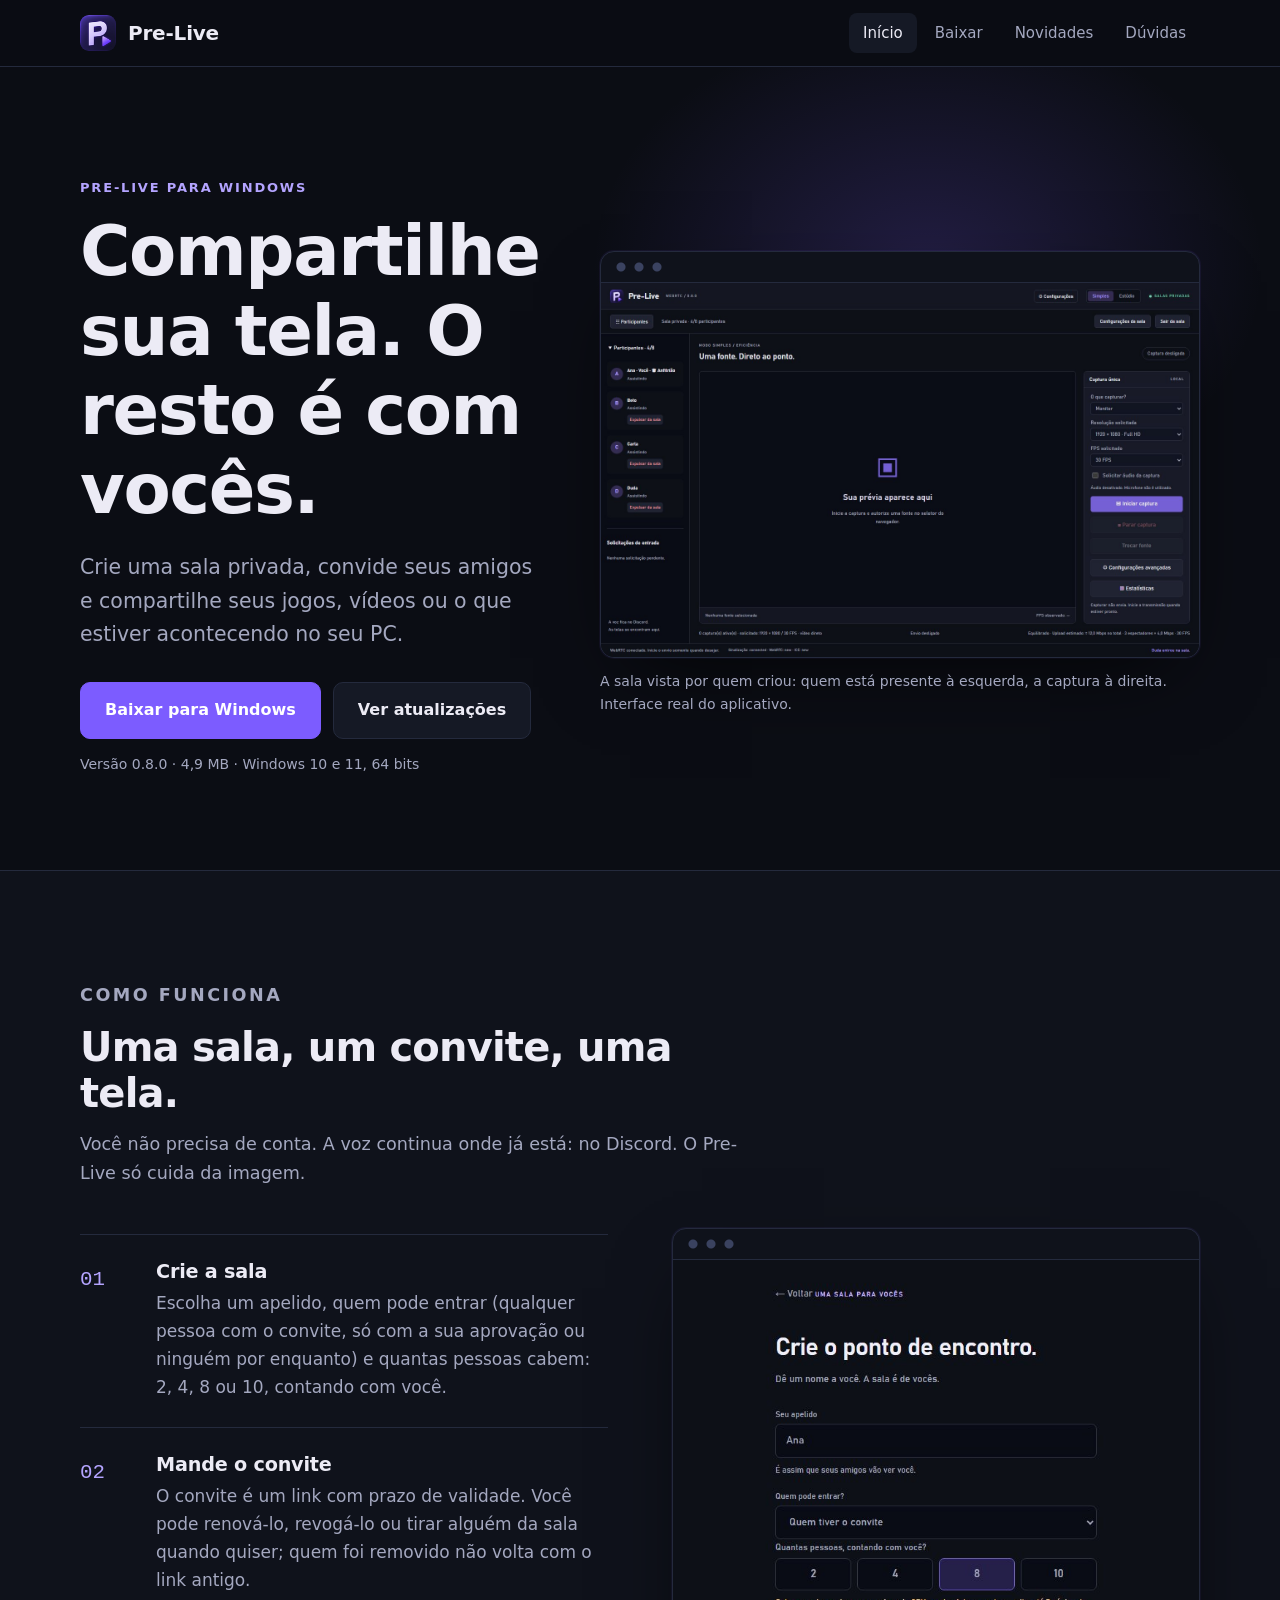
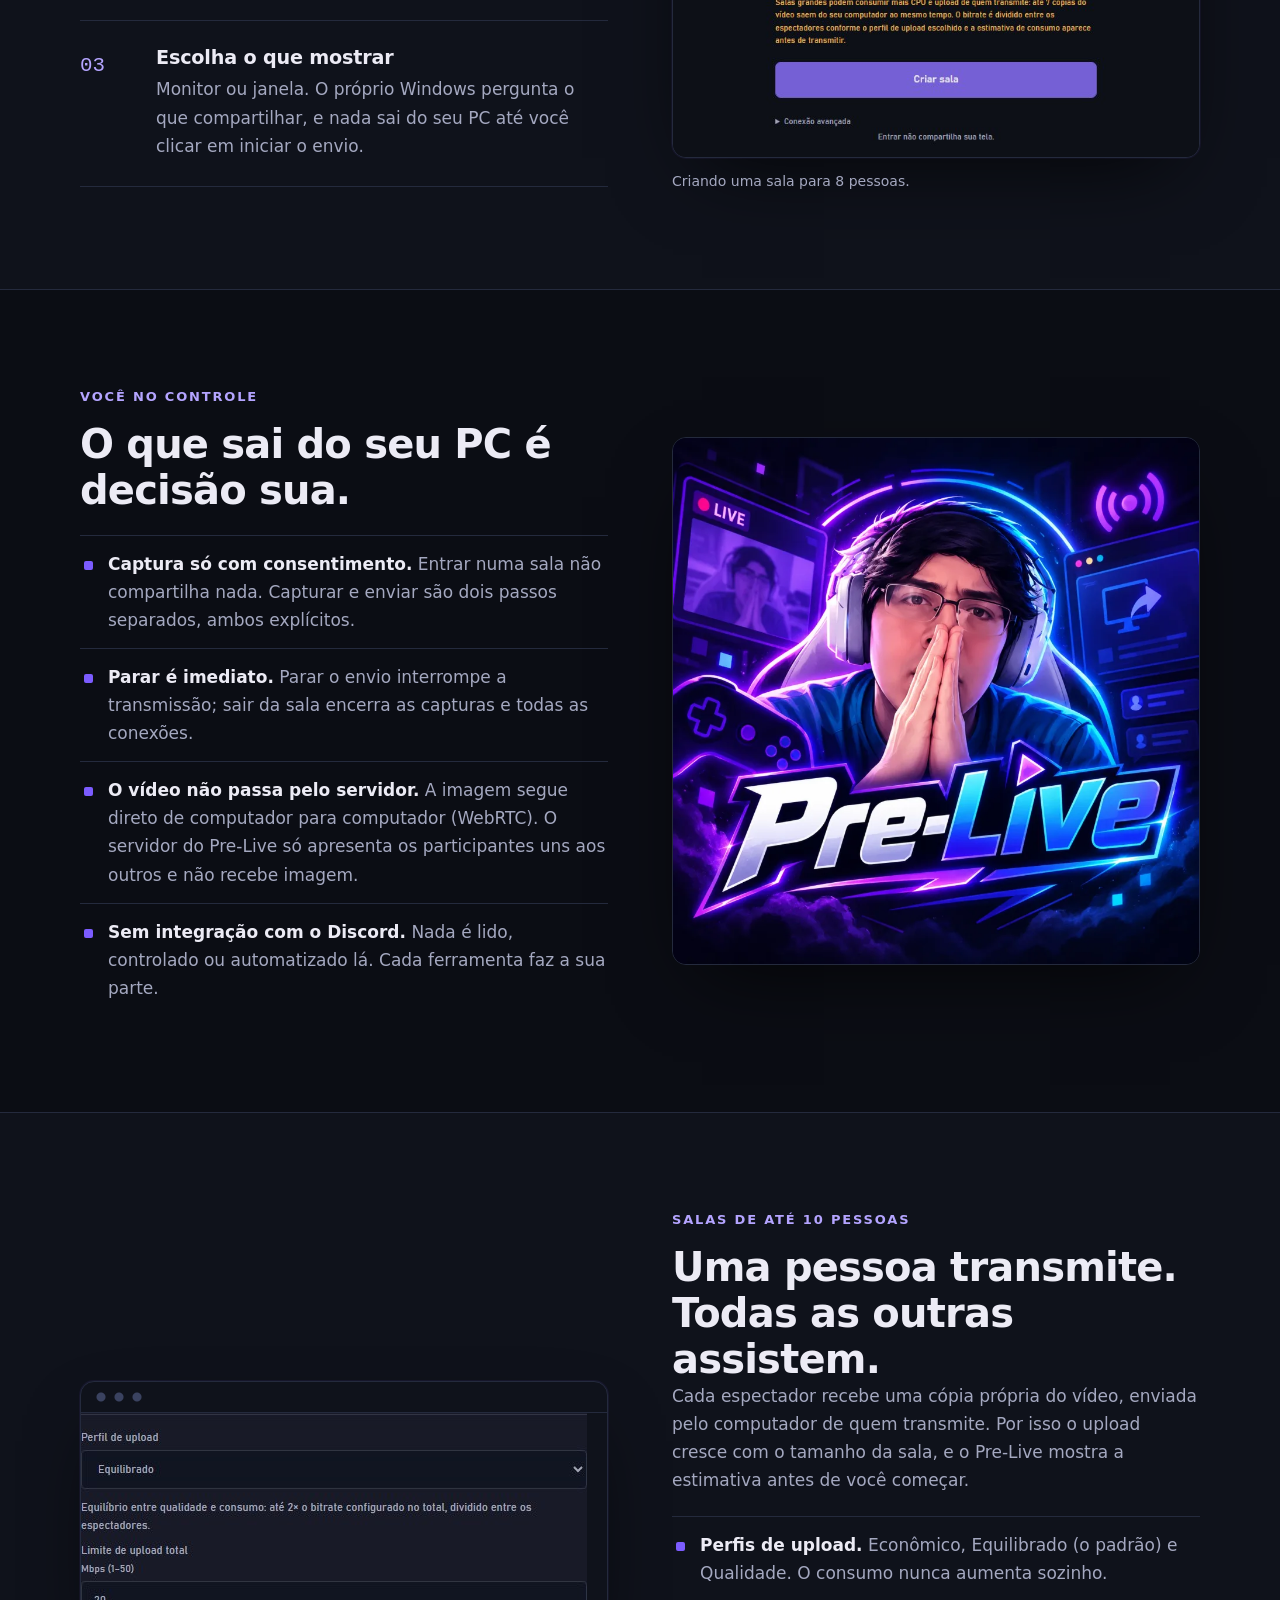
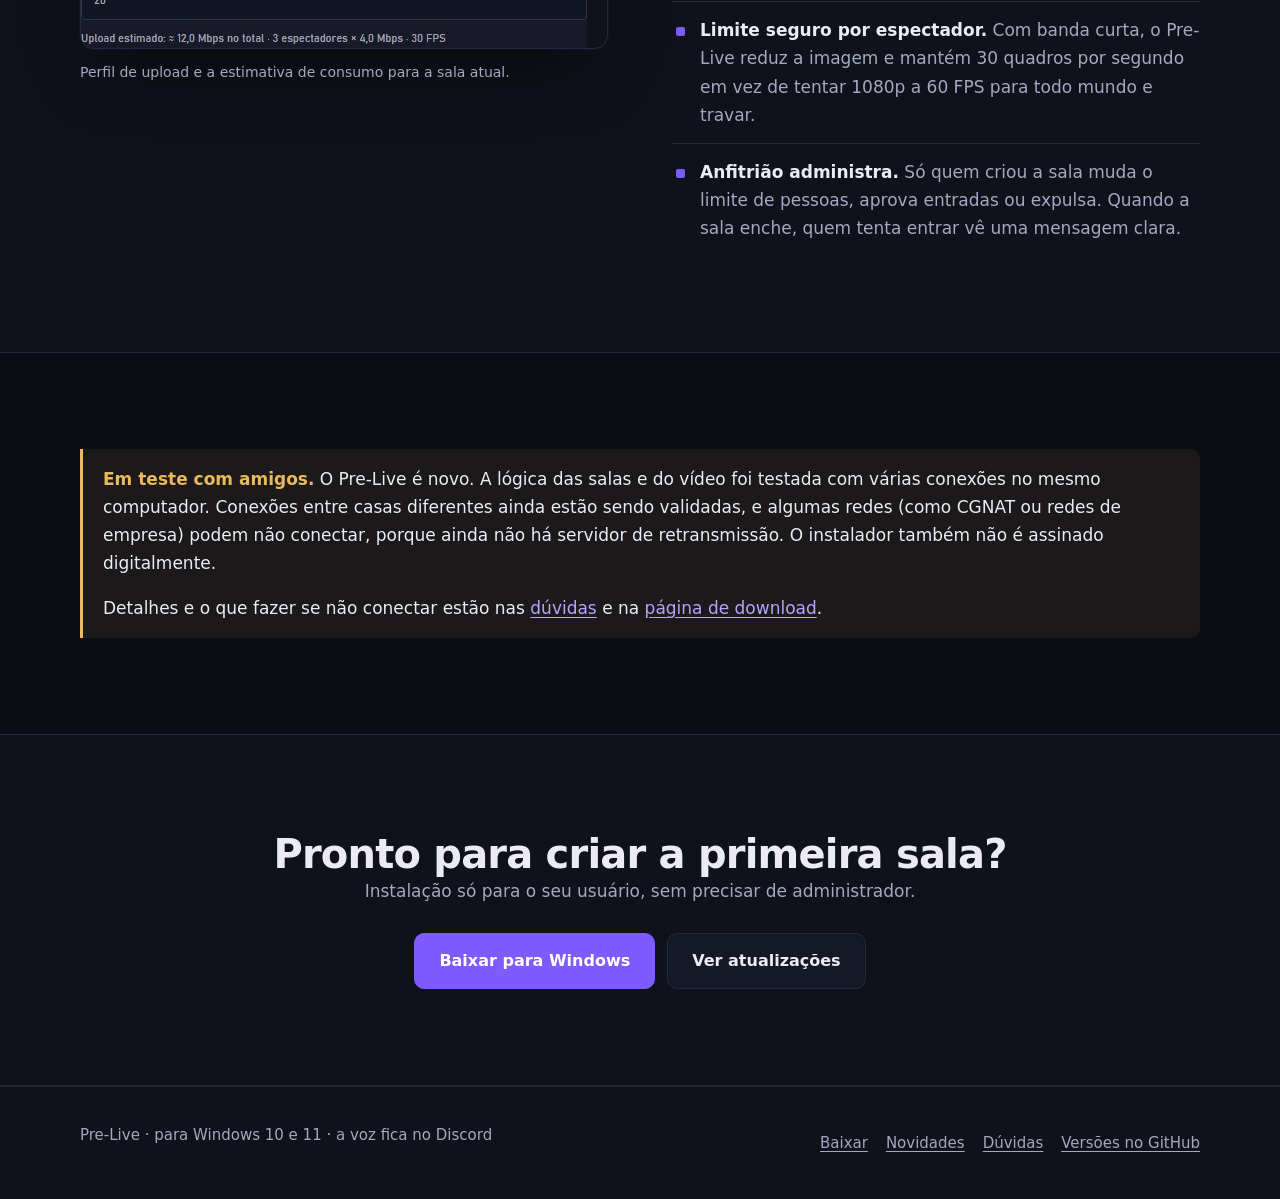
<file: site/index.html>
<!doctype html>
<html lang="pt-BR">
<head>
<meta charset="utf-8">
<meta name="viewport" content="width=device-width,initial-scale=1">
<title>Pre-Live · Compartilhe sua tela com os amigos</title>
<meta name="description" content="Crie uma sala privada, convide seus amigos e compartilhe seus jogos, vídeos ou o que estiver acontecendo no seu PC. Para Windows.">
<meta name="color-scheme" content="dark">
<meta name="theme-color" content="#0b0d14">
<meta property="og:title" content="Pre-Live · Compartilhe sua tela. O resto é com vocês.">
<meta property="og:description" content="Salas privadas para compartilhar a tela do seu PC com até 10 pessoas. A voz continua no Discord.">
<meta property="og:image" content="assets/pre-live-banner.webp">
<link rel="icon" type="image/png" href="assets/pre-live-icon-64.png">
<link rel="stylesheet" href="style.css">
</head>
<body>
<a class="skip" href="#conteudo">Ir para o conteúdo</a>
<header class="top">
  <div class="wrap">
    <a class="brand" href="./"><img src="assets/pre-live-icon-64.png" alt="" width="36" height="36">Pre-Live</a>
    <nav aria-label="Principal">
      <a href="./" aria-current="page">Início</a>
      <a href="baixar.html">Baixar</a>
      <a href="novidades.html">Novidades</a>
      <a href="faq.html">Dúvidas</a>
    </nav>
  </div>
</header>

<main id="conteudo">
  <section class="hero">
    <div class="wrap">
      <div>
        <p class="eyebrow">Pre-Live para Windows</p>
        <h1>Compartilhe sua tela. O resto é com vocês.</h1>
        <p class="lead">Crie uma sala privada, convide seus amigos e compartilhe seus jogos, vídeos ou o que estiver acontecendo no seu PC.</p>
        <div class="cta">
          <a class="button primary" href="baixar.html" data-download>Baixar para Windows</a>
          <a class="button" href="novidades.html">Ver atualizações</a>
        </div>
        <p class="hero-meta" data-release-label role="status">A versão 0.8.0 ainda não foi publicada.</p>
      </div>
      <figure class="reveal">
        <div class="window">
          <img src="assets/screens/sala.jpg" width="1440" height="900" alt="Tela do Pre-Live: lista de participantes da sala à esquerda e, à direita, as opções para escolher o que capturar e iniciar a captura." decoding="async">
        </div>
        <figcaption>A sala vista por quem criou: quem está presente à esquerda, a captura à direita. Interface real do aplicativo.</figcaption>
      </figure>
    </div>
  </section>

  <section class="band" id="como-funciona">
    <div class="wrap">
      <div class="section-head reveal">
        <p class="eyebrow">Como funciona</p>
        <h2>Uma sala, um convite, uma tela.</h2>
        <p>Você não precisa de conta. A voz continua onde já está: no Discord. O Pre-Live só cuida da imagem.</p>
      </div>
      <div class="split">
        <ol class="steps reveal">
          <li><div><h3>Crie a sala</h3><p>Escolha um apelido, quem pode entrar (qualquer pessoa com o convite, só com a sua aprovação ou ninguém por enquanto) e quantas pessoas cabem: 2, 4, 8 ou 10, contando com você.</p></div></li>
          <li><div><h3>Mande o convite</h3><p>O convite é um link com prazo de validade. Você pode renová-lo, revogá-lo ou tirar alguém da sala quando quiser; quem foi removido não volta com o link antigo.</p></div></li>
          <li><div><h3>Escolha o que mostrar</h3><p>Monitor ou janela. O próprio Windows pergunta o que compartilhar, e nada sai do seu PC até você clicar em iniciar o envio.</p></div></li>
        </ol>
        <figure class="reveal">
          <div class="window"><img src="assets/screens/criar-sala.jpg" width="720" height="680" loading="lazy" decoding="async" alt="Tela de criação de sala do Pre-Live com apelido, quem pode entrar e o seletor de capacidade com as opções 2, 4, 8 e 10 pessoas."></div>
          <figcaption>Criando uma sala para 8 pessoas.</figcaption>
        </figure>
      </div>
    </div>
  </section>

  <section id="controle">
    <div class="wrap split">
      <div class="reveal">
        <p class="eyebrow">Você no controle</p>
        <h2>O que sai do seu PC é decisão sua.</h2>
        <ul class="facts">
          <li><strong>Captura só com consentimento.</strong> Entrar numa sala não compartilha nada. Capturar e enviar são dois passos separados, ambos explícitos.</li>
          <li><strong>Parar é imediato.</strong> Parar o envio interrompe a transmissão; sair da sala encerra as capturas e todas as conexões.</li>
          <li><strong>O vídeo não passa pelo servidor.</strong> A imagem segue direto de computador para computador (WebRTC). O servidor do Pre-Live só apresenta os participantes uns aos outros e não recebe imagem.</li>
          <li><strong>Sem integração com o Discord.</strong> Nada é lido, controlado ou automatizado lá. Cada ferramenta faz a sua parte.</li>
        </ul>
      </div>
      <figure class="reveal">
        <div class="art"><img src="assets/pre-live-banner.webp" width="900" height="900" loading="lazy" decoding="async" alt="Arte do Pre-Live: pessoa com fones de ouvido e o logotipo em roxo e azul."></div>
      </figure>
    </div>
  </section>

  <section class="band" id="salas">
    <div class="wrap split reverse">
      <div class="reveal">
        <p class="eyebrow">Salas de até 10 pessoas</p>
        <h2>Uma pessoa transmite. Todas as outras assistem.</h2>
        <p class="muted">Cada espectador recebe uma cópia própria do vídeo, enviada pelo computador de quem transmite. Por isso o upload cresce com o tamanho da sala, e o Pre-Live mostra a estimativa antes de você começar.</p>
        <ul class="facts">
          <li><strong>Perfis de upload.</strong> Econômico, Equilibrado (o padrão) e Qualidade. O consumo nunca aumenta sozinho.</li>
          <li><strong>Limite seguro por espectador.</strong> Com banda curta, o Pre-Live reduz a imagem e mantém 30 quadros por segundo em vez de tentar 1080p a 60 FPS para todo mundo e travar.</li>
          <li><strong>Anfitrião administra.</strong> Só quem criou a sala muda o limite de pessoas, aprova entradas ou expulsa. Quando a sala enche, quem tenta entrar vê uma mensagem clara.</li>
        </ul>
      </div>
      <figure class="reveal">
        <div class="window"><img src="assets/screens/perfil-upload.jpg" width="506" height="236" loading="lazy" decoding="async" alt="Configurações do Pre-Live com o perfil de upload Equilibrado, limite de upload total de 20 megabits por segundo e a estimativa de 12 megabits por segundo para 3 espectadores."></div>
        <figcaption>Perfil de upload e a estimativa de consumo para a sala atual.</figcaption>
      </figure>
    </div>
  </section>

  <section id="honestidade">
    <div class="wrap">
      <div class="note reveal">
        <p><strong>Em teste com amigos.</strong> O Pre-Live é novo. A lógica das salas e do vídeo foi testada com várias conexões no mesmo computador. Conexões entre casas diferentes ainda estão sendo validadas, e algumas redes (como CGNAT ou redes de empresa) podem não conectar, porque ainda não há servidor de retransmissão. O instalador também não é assinado digitalmente.</p>
        <p style="margin:0">Detalhes e o que fazer se não conectar estão nas <a href="faq.html">dúvidas</a> e na <a href="baixar.html#seguranca">página de download</a>.</p>
      </div>
    </div>
  </section>

  <section class="band final">
    <div class="wrap reveal">
      <h2>Pronto para criar a primeira sala?</h2>
      <p class="muted">Instalação só para o seu usuário, sem precisar de administrador.</p>
      <div class="cta">
        <a class="button primary" href="baixar.html" data-download>Baixar para Windows</a>
        <a class="button" href="novidades.html">Ver atualizações</a>
      </div>
    </div>
  </section>
</main>

<footer>
  <div class="wrap">
    <p>Pre-Live · para Windows 10 e 11 · a voz fica no Discord</p>
    <nav aria-label="Rodapé"><a href="baixar.html">Baixar</a><a href="novidades.html">Novidades</a><a href="faq.html">Dúvidas</a><a data-release-page>Versões no GitHub</a></nav>
  </div>
</footer>
<script src="site.js"></script>
</body>
</html>
</file>
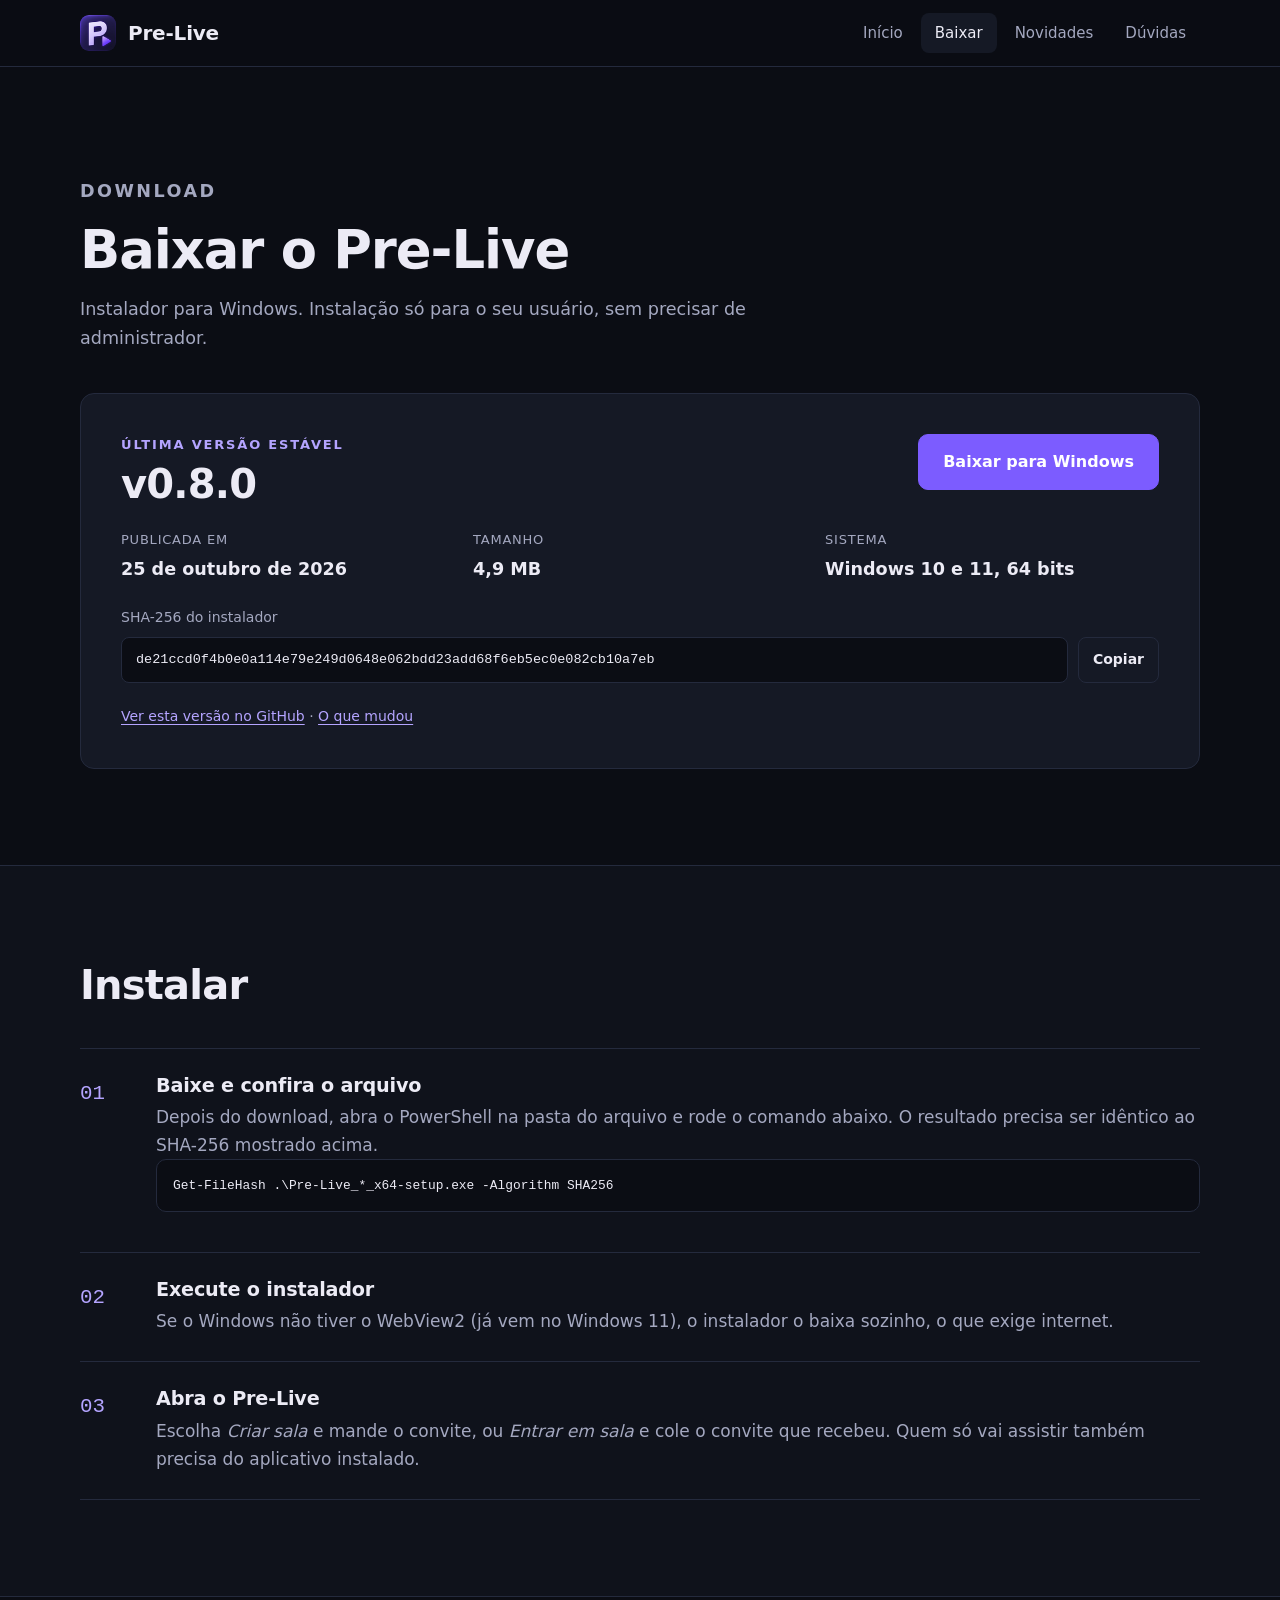
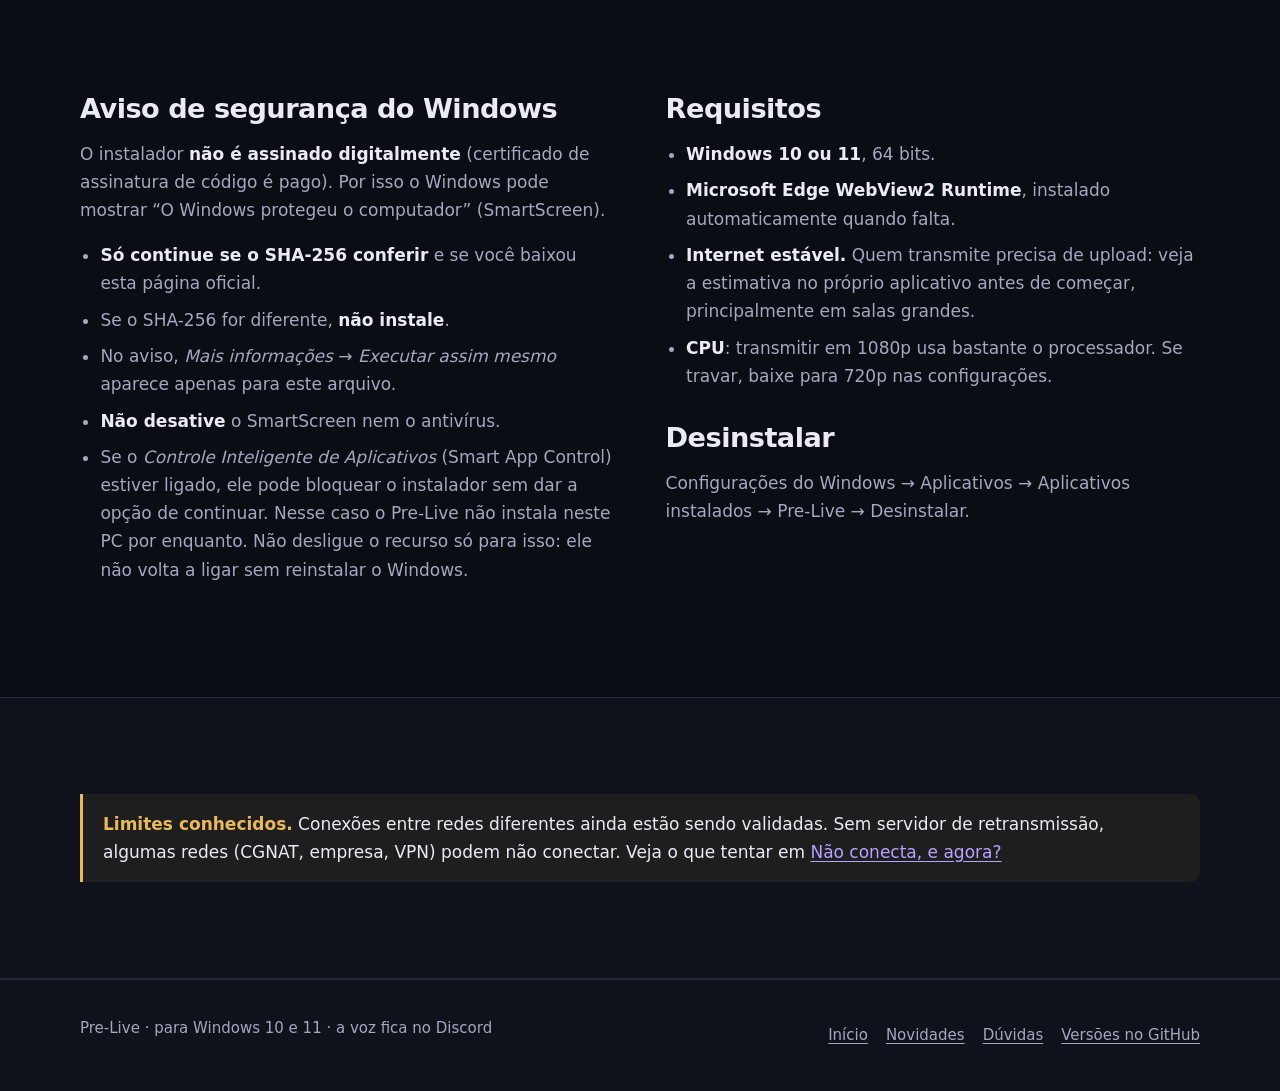
<file: site/baixar.html>
<!doctype html>
<html lang="pt-BR">
<head>
<meta charset="utf-8">
<meta name="viewport" content="width=device-width,initial-scale=1">
<title>Baixar o Pre-Live para Windows</title>
<meta name="description" content="Baixe o instalador do Pre-Live para Windows 10 e 11, confira o SHA-256 e veja os requisitos.">
<meta name="color-scheme" content="dark">
<meta name="theme-color" content="#0b0d14">
<link rel="icon" type="image/png" href="assets/pre-live-icon-64.png">
<link rel="stylesheet" href="style.css">
</head>
<body>
<a class="skip" href="#conteudo">Ir para o conteúdo</a>
<header class="top">
  <div class="wrap">
    <a class="brand" href="./"><img src="assets/pre-live-icon-64.png" alt="" width="36" height="36">Pre-Live</a>
    <nav aria-label="Principal">
      <a href="./">Início</a>
      <a href="baixar.html" aria-current="page">Baixar</a>
      <a href="novidades.html">Novidades</a>
      <a href="faq.html">Dúvidas</a>
    </nav>
  </div>
</header>

<main id="conteudo">
  <section>
    <div class="wrap">
      <div class="section-head">
        <p class="eyebrow">Download</p>
        <h1 style="font-size:clamp(2.1rem,4.6vw,3.3rem)">Baixar o Pre-Live</h1>
        <p>Instalador para Windows. Instalação só para o seu usuário, sem precisar de administrador.</p>
      </div>

      <div class="release" id="release" aria-live="polite">
        <div class="release-head">
          <div>
            <p class="eyebrow" style="margin-bottom:6px">Última versão estável</p>
            <h2 id="release-version">Ainda não publicada</h2>
          </div>
          <a id="download" class="button primary" href="#" data-download data-strict>Baixar para Windows</a>
        </div>
        <dl>
          <div><dt>Publicada em</dt><dd id="release-date">—</dd></div>
          <div><dt>Tamanho</dt><dd id="release-size">—</dd></div>
          <div><dt>Sistema</dt><dd>Windows 10 e 11, 64 bits</dd></div>
        </dl>
        <div>
          <p class="small muted" style="margin-bottom:8px">SHA-256 do instalador</p>
          <div class="hash">
            <code id="sha">Publicado junto com a versão.</code>
            <button id="copy-sha" class="button small" type="button" disabled>Copiar</button>
          </div>
        </div>
        <p class="small muted" style="margin:0"><a data-release-page>Ver esta versão no GitHub</a> · <a href="novidades.html">O que mudou</a></p>
      </div>
    </div>
  </section>

  <section class="band" id="instalar">
    <div class="wrap">
      <div class="section-head"><h2>Instalar</h2></div>
      <ol class="steps">
        <li><div><h3>Baixe e confira o arquivo</h3><p>Depois do download, abra o PowerShell na pasta do arquivo e rode o comando abaixo. O resultado precisa ser idêntico ao SHA-256 mostrado acima.</p><pre><code>Get-FileHash .\Pre-Live_*_x64-setup.exe -Algorithm SHA256</code></pre></div></li>
        <li><div><h3>Execute o instalador</h3><p>Se o Windows não tiver o WebView2 (já vem no Windows 11), o instalador o baixa sozinho, o que exige internet.</p></div></li>
        <li><div><h3>Abra o Pre-Live</h3><p>Escolha <em>Criar sala</em> e mande o convite, ou <em>Entrar em sala</em> e cole o convite que recebeu. Quem só vai assistir também precisa do aplicativo instalado.</p></div></li>
      </ol>
    </div>
  </section>

  <section id="seguranca">
    <div class="wrap cols">
      <div>
        <h2 style="font-size:1.7rem;margin-bottom:16px">Aviso de segurança do Windows</h2>
        <p class="muted">O instalador <strong style="color:var(--text)">não é assinado digitalmente</strong> (certificado de assinatura de código é pago). Por isso o Windows pode mostrar “O Windows protegeu o computador” (SmartScreen).</p>
        <ul class="list">
          <li><strong>Só continue se o SHA-256 conferir</strong> e se você baixou esta página oficial.</li>
          <li>Se o SHA-256 for diferente, <strong>não instale</strong>.</li>
          <li>No aviso, <em>Mais informações</em> → <em>Executar assim mesmo</em> aparece apenas para este arquivo.</li>
          <li><strong>Não desative</strong> o SmartScreen nem o antivírus.</li>
          <li>Se o <em>Controle Inteligente de Aplicativos</em> (Smart App Control) estiver ligado, ele pode bloquear o instalador sem dar a opção de continuar. Nesse caso o Pre-Live não instala neste PC por enquanto. Não desligue o recurso só para isso: ele não volta a ligar sem reinstalar o Windows.</li>
        </ul>
      </div>
      <div>
        <h2 style="font-size:1.7rem;margin-bottom:16px">Requisitos</h2>
        <ul class="list">
          <li><strong>Windows 10 ou 11</strong>, 64 bits.</li>
          <li><strong>Microsoft Edge WebView2 Runtime</strong>, instalado automaticamente quando falta.</li>
          <li><strong>Internet estável.</strong> Quem transmite precisa de upload: veja a estimativa no próprio aplicativo antes de começar, principalmente em salas grandes.</li>
          <li><strong>CPU</strong>: transmitir em 1080p usa bastante o processador. Se travar, baixe para 720p nas configurações.</li>
        </ul>
        <h2 style="font-size:1.7rem;margin:32px 0 16px">Desinstalar</h2>
        <p class="muted">Configurações do Windows → Aplicativos → Aplicativos instalados → Pre-Live → Desinstalar.</p>
      </div>
    </div>
  </section>

  <section class="band">
    <div class="wrap">
      <div class="note">
        <p style="margin:0"><strong>Limites conhecidos.</strong> Conexões entre redes diferentes ainda estão sendo validadas. Sem servidor de retransmissão, algumas redes (CGNAT, empresa, VPN) podem não conectar. Veja o que tentar em <a href="faq.html#nao-conecta">Não conecta, e agora?</a></p>
      </div>
    </div>
  </section>
</main>

<footer>
  <div class="wrap">
    <p>Pre-Live · para Windows 10 e 11 · a voz fica no Discord</p>
    <nav aria-label="Rodapé"><a href="./">Início</a><a href="novidades.html">Novidades</a><a href="faq.html">Dúvidas</a><a data-release-page>Versões no GitHub</a></nav>
  </div>
</footer>
<noscript><p class="wrap small muted" style="padding:16px 0">Ative o JavaScript para ver o link de download e o SHA-256 desta versão.</p></noscript>
<script src="site.js"></script>
</body>
</html>
</file>
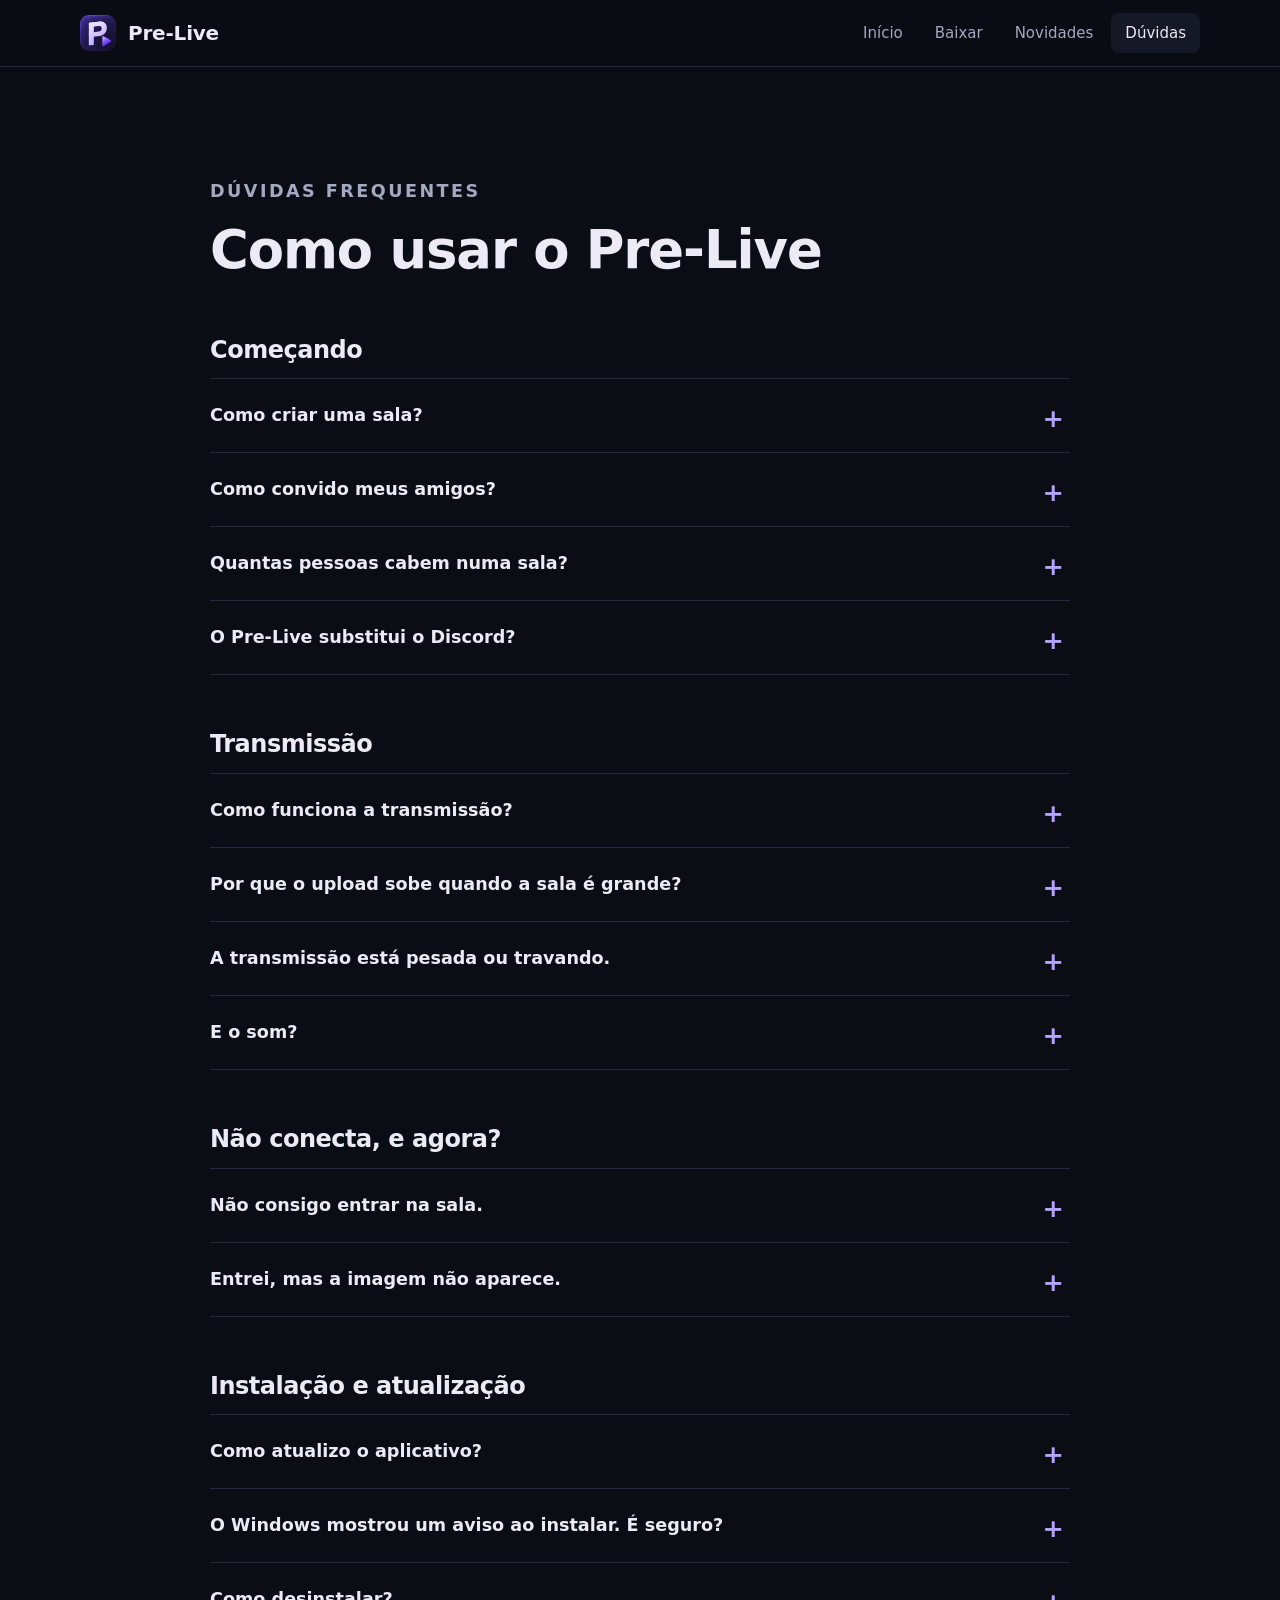
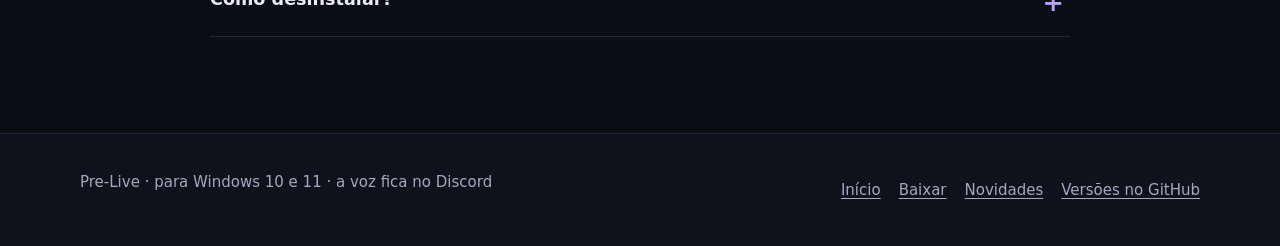
<file: site/faq.html>
<!doctype html>
<html lang="pt-BR">
<head>
<meta charset="utf-8">
<meta name="viewport" content="width=device-width,initial-scale=1">
<title>Dúvidas frequentes · Pre-Live</title>
<meta name="description" content="Como criar uma sala, convidar amigos, como a transmissão funciona, o que fazer quando não conecta e como atualizar o Pre-Live.">
<meta name="color-scheme" content="dark">
<meta name="theme-color" content="#0b0d14">
<link rel="icon" type="image/png" href="assets/pre-live-icon-64.png">
<link rel="stylesheet" href="style.css">
</head>
<body>
<a class="skip" href="#conteudo">Ir para o conteúdo</a>
<header class="top">
  <div class="wrap">
    <a class="brand" href="./"><img src="assets/pre-live-icon-64.png" alt="" width="36" height="36">Pre-Live</a>
    <nav aria-label="Principal">
      <a href="./">Início</a>
      <a href="baixar.html">Baixar</a>
      <a href="novidades.html">Novidades</a>
      <a href="faq.html" aria-current="page">Dúvidas</a>
    </nav>
  </div>
</header>

<main id="conteudo">
  <section>
    <div class="wrap" style="max-width:860px">
      <div class="section-head">
        <p class="eyebrow">Dúvidas frequentes</p>
        <h1 style="font-size:clamp(2.1rem,4.6vw,3.3rem)">Como usar o Pre-Live</h1>
      </div>

      <div class="faq-group">
        <h2>Começando</h2>
        <details id="criar-sala"><summary>Como criar uma sala?</summary>
          <ol>
            <li>Abra o Pre-Live e escolha <em>Criar sala</em>.</li>
            <li>Digite o apelido que seus amigos vão ver.</li>
            <li>Escolha quem pode entrar: quem tiver o convite, só com a sua aprovação, ou ninguém por enquanto.</li>
            <li>Escolha quantas pessoas cabem na sala, contando com você: 2, 4, 8 ou 10. O padrão é 4. Você pode mudar depois em <em>Configurações da sala</em>.</li>
            <li>Clique em <em>Criar sala</em>.</li>
          </ol>
        </details>
        <details id="convidar"><summary>Como convido meus amigos?</summary>
          <p>Em <em>Configurações da sala</em> você encontra o convite atual. Copie e mande pelo Discord ou por onde preferir. Quem recebeu abre o Pre-Live, escolhe <em>Entrar em sala</em> e cola o convite.</p>
          <p>O convite tem prazo. Você pode renová-lo (o anterior deixa de valer) ou revogá-lo. Se alguém for expulso, todos os convites anteriores são invalidados.</p>
        </details>
        <details><summary>Quantas pessoas cabem numa sala?</summary>
          <p>Até 10, contando com você. Uma pessoa transmite e as outras assistem. Na sala de 2, os dois podem transmitir ao mesmo tempo. Quando a sala enche, quem tenta entrar vê um aviso, e você pode aumentar o limite nas configurações.</p>
        </details>
        <details><summary>O Pre-Live substitui o Discord?</summary>
          <p>Não. O Pre-Live só compartilha imagem. A conversa por voz continua no Discord, e o Pre-Live não se integra nem controla o Discord.</p>
        </details>
      </div>

      <div class="faq-group">
        <h2>Transmissão</h2>
        <details id="transmissao"><summary>Como funciona a transmissão?</summary>
          <p>Você escolhe o que capturar (um monitor ou uma janela) no seletor do próprio Windows e depois clica para iniciar o envio. Capturar e enviar são passos separados: nada sai do seu PC antes do segundo.</p>
          <p>A imagem segue direto do seu computador para o de cada espectador (conexão WebRTC ponto a ponto). O servidor do Pre-Live só apresenta os participantes uns aos outros e não recebe imagem.</p>
        </details>
        <details><summary>Por que o upload sobe quando a sala é grande?</summary>
          <p>Cada espectador recebe uma cópia própria do vídeo, enviada por quem transmite. Com 9 espectadores são 9 envios ao mesmo tempo. O Pre-Live mostra a estimativa de upload na tela antes de você começar.</p>
          <p>Em <em>Configurações da sala → Perfil de upload</em> você escolhe Econômico (menor consumo), Equilibrado (o padrão) ou Qualidade (usa bem mais internet), e define um limite de upload total. O consumo nunca sobe sozinho.</p>
        </details>
        <details><summary>A transmissão está pesada ou travando.</summary>
          <p>Baixe a resolução para 720p e o FPS para 30 nas configurações. Transmitir em 1080p usa bastante o processador. Em salas grandes, prefira o perfil Econômico ou Equilibrado.</p>
        </details>
        <details><summary>E o som?</summary>
          <p>O áudio só é enviado se você marcar a opção e o seletor do Windows oferecer o áudio da fonte escolhida. O Pre-Live não usa microfone: a voz fica no Discord.</p>
        </details>
      </div>

      <div class="faq-group">
        <h2 id="nao-conecta">Não conecta, e agora?</h2>
        <details><summary>Não consigo entrar na sala.</summary>
          <ul>
            <li>Confira se o convite está completo e dentro do prazo; peça ao anfitrião para renová-lo.</li>
            <li>Se aparecer “sala cheia”, peça ao anfitrião para aumentar o limite ou espere alguém sair.</li>
            <li>Se a sala usa aprovação, aguarde o anfitrião aceitar.</li>
            <li>Se aparecer que o servidor está acordando, espere: o servidor gratuito que apresenta os participantes dorme quando não é usado e pode levar até 1 minuto para responder na primeira vez.</li>
          </ul>
        </details>
        <details><summary>Entrei, mas a imagem não aparece.</summary>
          <ul>
            <li>Veja a linha de estado da sala: ela mostra se a sinalização e o WebRTC estão conectados.</li>
            <li>Tente <em>Reconectar mídia</em>.</li>
            <li>Redes muito restritivas (CGNAT, rede de empresa, algumas VPNs) podem impedir a conexão direta. <strong>Ainda não existe servidor de retransmissão</strong>, então nesses casos não há alternativa automática. Tente outra rede, como a conexão do celular, ou desligue a VPN.</li>
            <li>Conexões entre redes diferentes ainda estão sendo validadas; se não conectar, avise quem organiza o teste com a mensagem que o Pre-Live mostrou.</li>
          </ul>
        </details>
      </div>

      <div class="faq-group">
        <h2>Instalação e atualização</h2>
        <details id="atualizar"><summary>Como atualizo o aplicativo?</summary>
          <p>Quando houver versão nova, o Pre-Live avisa na tela e abre a página de download. Ele nunca baixa nem instala nada sozinho. Baixe o novo instalador em <a href="baixar.html">Baixar</a>, confira o SHA-256 e execute.</p>
          <p>Todos da sala precisam da mesma geração do aplicativo: a 0.8.0 e a 0.7.3 não entram nas salas uma da outra.</p>
        </details>
        <details><summary>O Windows mostrou um aviso ao instalar. É seguro?</summary>
          <p>O aviso aparece porque o instalador não tem assinatura digital paga. Não desative o SmartScreen nem o antivírus. Confira o SHA-256 na <a href="baixar.html#seguranca">página de download</a> e instale somente se for idêntico. Se não for, não instale.</p>
        </details>
        <details><summary>Como desinstalar?</summary>
          <p>Configurações do Windows → Aplicativos → Aplicativos instalados → Pre-Live → Desinstalar.</p>
        </details>
      </div>
    </div>
  </section>
</main>

<footer>
  <div class="wrap">
    <p>Pre-Live · para Windows 10 e 11 · a voz fica no Discord</p>
    <nav aria-label="Rodapé"><a href="./">Início</a><a href="baixar.html">Baixar</a><a href="novidades.html">Novidades</a><a data-release-page>Versões no GitHub</a></nav>
  </div>
</footer>
<script src="site.js"></script>
</body>
</html>
</file>
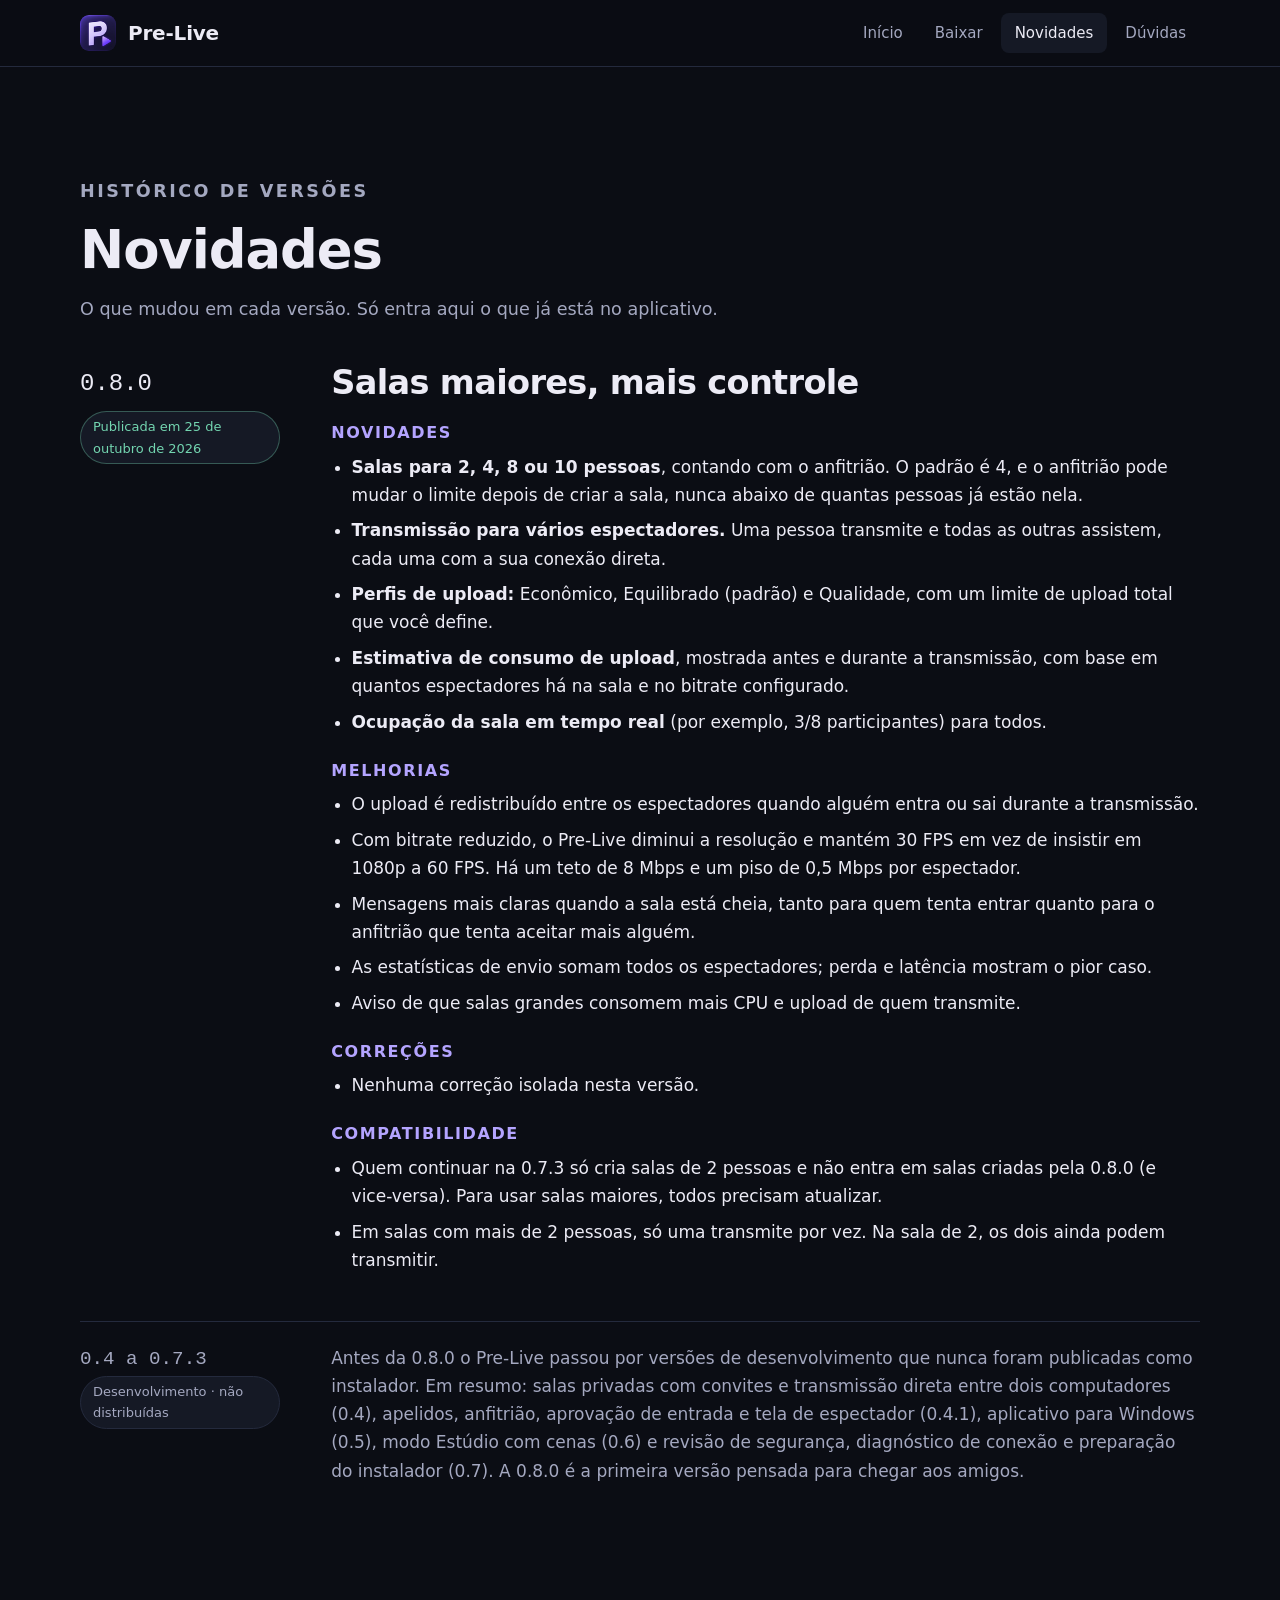
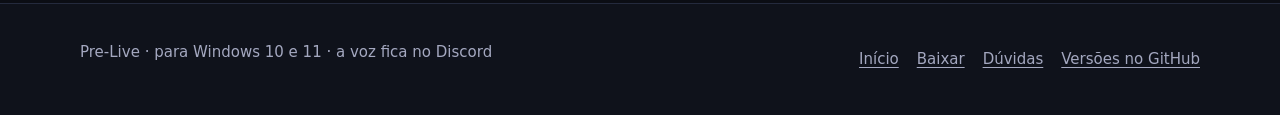
<file: site/novidades.html>
<!doctype html>
<html lang="pt-BR">
<head>
<meta charset="utf-8">
<meta name="viewport" content="width=device-width,initial-scale=1">
<title>Novidades do Pre-Live · Histórico de versões</title>
<meta name="description" content="O que mudou em cada versão do Pre-Live: novidades, melhorias e correções.">
<meta name="color-scheme" content="dark">
<meta name="theme-color" content="#0b0d14">
<link rel="icon" type="image/png" href="assets/pre-live-icon-64.png">
<link rel="stylesheet" href="style.css">
</head>
<body>
<a class="skip" href="#conteudo">Ir para o conteúdo</a>
<header class="top">
  <div class="wrap">
    <a class="brand" href="./"><img src="assets/pre-live-icon-64.png" alt="" width="36" height="36">Pre-Live</a>
    <nav aria-label="Principal">
      <a href="./">Início</a>
      <a href="baixar.html">Baixar</a>
      <a href="novidades.html" aria-current="page">Novidades</a>
      <a href="faq.html">Dúvidas</a>
    </nav>
  </div>
</header>

<main id="conteudo">
  <section>
    <div class="wrap">
      <div class="section-head">
        <p class="eyebrow">Histórico de versões</p>
        <h1 style="font-size:clamp(2.1rem,4.6vw,3.3rem)">Novidades</h1>
        <p>O que mudou em cada versão. Só entra aqui o que já está no aplicativo.</p>
      </div>

      <article class="version-entry" data-release-version="0.8.0">
        <div>
          <p class="version-tag">0.8.0</p>
          <p class="pill status">Em preparação · ainda não publicada</p>
        </div>
        <div>
          <h2 style="font-size:clamp(1.5rem,3vw,2.1rem);margin-bottom:22px">Salas maiores, mais controle</h2>
          <h3>Novidades</h3>
          <ul>
            <li><strong>Salas para 2, 4, 8 ou 10 pessoas</strong>, contando com o anfitrião. O padrão é 4, e o anfitrião pode mudar o limite depois de criar a sala, nunca abaixo de quantas pessoas já estão nela.</li>
            <li><strong>Transmissão para vários espectadores.</strong> Uma pessoa transmite e todas as outras assistem, cada uma com a sua conexão direta.</li>
            <li><strong>Perfis de upload:</strong> Econômico, Equilibrado (padrão) e Qualidade, com um limite de upload total que você define.</li>
            <li><strong>Estimativa de consumo de upload</strong>, mostrada antes e durante a transmissão, com base em quantos espectadores há na sala e no bitrate configurado.</li>
            <li><strong>Ocupação da sala em tempo real</strong> (por exemplo, 3/8 participantes) para todos.</li>
          </ul>
          <h3>Melhorias</h3>
          <ul>
            <li>O upload é redistribuído entre os espectadores quando alguém entra ou sai durante a transmissão.</li>
            <li>Com bitrate reduzido, o Pre-Live diminui a resolução e mantém 30 FPS em vez de insistir em 1080p a 60 FPS. Há um teto de 8 Mbps e um piso de 0,5 Mbps por espectador.</li>
            <li>Mensagens mais claras quando a sala está cheia, tanto para quem tenta entrar quanto para o anfitrião que tenta aceitar mais alguém.</li>
            <li>As estatísticas de envio somam todos os espectadores; perda e latência mostram o pior caso.</li>
            <li>Aviso de que salas grandes consomem mais CPU e upload de quem transmite.</li>
          </ul>
          <h3>Correções</h3>
          <ul><li>Nenhuma correção isolada nesta versão.</li></ul>
          <h3>Compatibilidade</h3>
          <ul>
            <li>Quem continuar na 0.7.3 só cria salas de 2 pessoas e não entra em salas criadas pela 0.8.0 (e vice-versa). Para usar salas maiores, todos precisam atualizar.</li>
            <li>Em salas com mais de 2 pessoas, só uma transmite por vez. Na sala de 2, os dois ainda podem transmitir.</li>
          </ul>
        </div>
      </article>

      <article class="version-entry old">
        <div>
          <p class="version-tag" style="font-size:1.2rem">0.4 a 0.7.3</p>
          <p class="pill">Desenvolvimento · não distribuídas</p>
        </div>
        <div>
          <p>Antes da 0.8.0 o Pre-Live passou por versões de desenvolvimento que nunca foram publicadas como instalador. Em resumo: salas privadas com convites e transmissão direta entre dois computadores (0.4), apelidos, anfitrião, aprovação de entrada e tela de espectador (0.4.1), aplicativo para Windows (0.5), modo Estúdio com cenas (0.6) e revisão de segurança, diagnóstico de conexão e preparação do instalador (0.7). A 0.8.0 é a primeira versão pensada para chegar aos amigos.</p>
        </div>
      </article>
    </div>
  </section>
</main>

<footer>
  <div class="wrap">
    <p>Pre-Live · para Windows 10 e 11 · a voz fica no Discord</p>
    <nav aria-label="Rodapé"><a href="./">Início</a><a href="baixar.html">Baixar</a><a href="faq.html">Dúvidas</a><a data-release-page>Versões no GitHub</a></nav>
  </div>
</footer>
<script src="site.js"></script>
</body>
</html>
</file>
<file: site/style.css>
/* Pre-Live — site oficial. Sem fontes ou scripts de terceiros: tudo é servido por este diretório. */
:root {
  color-scheme: dark;
  --bg: #0b0d14;
  --bg-2: #0f121b;
  --surface: #151925;
  --line: #242a3d;
  --text: #ecebf5;
  --muted: #a4a8c0;
  --purple: #7c5cff;
  --purple-strong: #6a49f0;
  --purple-soft: #b4a4ff;
  --green: #73d5b0;
  --amber: #e9b95b;
  --radius: 14px;
  --font: "Bahnschrift", "Segoe UI Variable Display", "Segoe UI", system-ui, -apple-system, sans-serif;
  --mono: "Cascadia Mono", "Consolas", ui-monospace, monospace;
}
* { box-sizing: border-box; }
html { scroll-behavior: smooth; -webkit-text-size-adjust: 100%; }
body {
  margin: 0; background: var(--bg); color: var(--text); font-family: var(--font); font-size: 17px; line-height: 1.65;
  min-height: 100vh; display: flex; flex-direction: column;
}
img { max-width: 100%; height: auto; display: block; }
a { color: var(--purple-soft); text-underline-offset: 3px; }
a:hover { color: #fff; }
:focus-visible { outline: 3px solid var(--purple-soft); outline-offset: 3px; border-radius: 6px; }
.skip { position: absolute; left: 16px; top: -60px; background: var(--purple); color: #fff; padding: 10px 16px; border-radius: 8px; z-index: 20; text-decoration: none; }
.skip:focus { top: 12px; }
.wrap { width: min(1120px, 100% - 40px); margin-inline: auto; }

/* Cabeçalho */
.top { position: sticky; top: 0; z-index: 10; background: rgba(11, 13, 20, .88); backdrop-filter: blur(10px); border-bottom: 1px solid var(--line); }
.top .wrap { display: flex; align-items: center; justify-content: space-between; gap: 16px; min-height: 66px; flex-wrap: wrap; padding-block: 8px; }
.brand { display: flex; align-items: center; gap: 12px; color: var(--text); text-decoration: none; font-weight: 700; font-size: 20px; letter-spacing: -.01em; }
.brand img { border-radius: 9px; }
.top nav { display: flex; gap: 4px; flex-wrap: wrap; }
.top nav a { color: var(--muted); text-decoration: none; padding: 8px 14px; border-radius: 8px; font-size: 15px; }
.top nav a:hover { color: var(--text); background: var(--surface); }
.top nav a[aria-current="page"] { color: var(--text); background: var(--surface); }

/* Botões */
.button { display: inline-flex; align-items: center; justify-content: center; gap: 8px; padding: 14px 24px; border-radius: 10px; font: inherit; font-weight: 600; font-size: 16px; text-decoration: none; border: 1px solid var(--line); color: var(--text); background: var(--surface); cursor: pointer; transition: transform .18s ease, background .18s ease, border-color .18s ease; }
.button:hover { transform: translateY(-1px); border-color: #3a4260; color: #fff; }
.button.primary { background: var(--purple); border-color: var(--purple); color: #fff; }
.button.primary:hover { background: var(--purple-strong); border-color: var(--purple-strong); }
.button[aria-disabled="true"] { opacity: .55; cursor: not-allowed; transform: none; }
.button.small { padding: 8px 14px; font-size: 14px; border-radius: 8px; }
.cta { display: flex; gap: 12px; flex-wrap: wrap; align-items: center; }

/* Tipografia */
h1, h2, h3 { line-height: 1.15; letter-spacing: -.02em; margin: 0; }
h1 { font-size: clamp(2.5rem, 6vw, 4.3rem); font-weight: 700; }
h2 { font-size: clamp(1.7rem, 3.4vw, 2.5rem); font-weight: 700; }
h3 { font-size: 1.2rem; font-weight: 650; letter-spacing: -.01em; }
p { margin: 0 0 1em; }
.lead { font-size: clamp(1.1rem, 1.6vw, 1.3rem); color: var(--muted); max-width: 34em; }
.muted { color: var(--muted); }
.eyebrow { font-size: 13px; letter-spacing: .14em; text-transform: uppercase; color: var(--purple-soft); font-weight: 650; margin-bottom: 14px; }
.small { font-size: 14px; }

/* Herói */
.hero { padding: clamp(48px, 9vw, 110px) 0 clamp(40px, 7vw, 80px); position: relative; overflow: clip; }
.hero::before { content: ""; position: absolute; inset: -20% -10% auto 35%; height: 90%; background: radial-gradient(closest-side, rgba(124, 92, 255, .20), transparent 70%); pointer-events: none; }
.hero .wrap { display: grid; grid-template-columns: minmax(0, .95fr) minmax(0, 1.25fr); gap: clamp(28px, 5vw, 64px); align-items: center; position: relative; }
.hero h1 { margin-bottom: 22px; }
.hero .cta { margin: 30px 0 14px; }
.hero-meta { font-size: 14px; color: var(--muted); min-height: 1.5em; }
.window { border: 1px solid var(--line); border-radius: var(--radius); background: var(--bg-2); overflow: hidden; box-shadow: 0 30px 80px -30px rgba(0, 0, 0, .8), 0 0 0 1px rgba(124, 92, 255, .08); }
.window::before { content: ""; display: block; height: 30px; background: linear-gradient(var(--surface), var(--bg-2)); border-bottom: 1px solid var(--line); background-image: radial-gradient(circle, #3a4260 4px, transparent 5px), radial-gradient(circle, #3a4260 4px, transparent 5px), radial-gradient(circle, #3a4260 4px, transparent 5px); background-repeat: no-repeat; background-size: 12px 12px; background-position: 14px 9px, 32px 9px, 50px 9px; }
figure { margin: 0; }
figcaption { font-size: 14px; color: var(--muted); margin-top: 12px; }

/* Seções */
section { padding: clamp(48px, 8vw, 96px) 0; }
.band { background: var(--bg-2); border-block: 1px solid var(--line); }
.section-head { max-width: 40em; margin-bottom: 40px; }
.section-head p { color: var(--muted); font-size: 1.1rem; margin-top: 14px; }
.steps { list-style: none; padding: 0; margin: 0; display: grid; gap: 0; counter-reset: passo; }
.steps li { counter-increment: passo; display: grid; grid-template-columns: 56px 1fr; gap: 20px; padding: 26px 0; border-top: 1px solid var(--line); }
.steps li:last-child { border-bottom: 1px solid var(--line); }
.steps li::before { content: counter(passo, decimal-leading-zero); font-family: var(--mono); font-size: 1.3rem; color: var(--purple-soft); padding-top: 2px; }
.steps h3 { margin-bottom: 6px; }
.steps p { margin: 0; color: var(--muted); }
.split { display: grid; grid-template-columns: minmax(0, 1fr) minmax(0, 1fr); gap: clamp(28px, 5vw, 72px); align-items: center; }
.split.reverse > :first-child { order: 2; }
.facts { list-style: none; margin: 22px 0 0; padding: 0; }
.facts li { padding: 14px 0 14px 28px; border-top: 1px solid var(--line); position: relative; color: var(--muted); }
.facts li strong { color: var(--text); font-weight: 600; }
.facts li::before { content: ""; position: absolute; left: 4px; top: 25px; width: 9px; height: 9px; border-radius: 2px; background: var(--purple); }
.note { border-left: 3px solid var(--amber); background: rgba(233, 185, 91, .07); padding: 16px 20px; border-radius: 0 10px 10px 0; color: var(--text); }
.note strong { color: var(--amber); }
.proof { display: flex; gap: 10px; flex-wrap: wrap; }
.pill { display: inline-block; padding: 4px 12px; border: 1px solid var(--line); border-radius: 999px; font-size: 13px; color: var(--muted); background: var(--surface); }
.pill.ok { color: var(--green); border-color: rgba(115, 213, 176, .35); }
.final { text-align: center; }
.final .cta { justify-content: center; margin-top: 28px; }

/* Download */
.release { border: 1px solid var(--line); border-radius: var(--radius); background: var(--surface); padding: clamp(22px, 4vw, 40px); display: grid; gap: 22px; }
.release-head { display: flex; justify-content: space-between; gap: 20px; flex-wrap: wrap; align-items: flex-start; }
.release dl { display: grid; grid-template-columns: repeat(auto-fit, minmax(150px, 1fr)); gap: 18px; margin: 0; }
.release dt { font-size: 13px; color: var(--muted); letter-spacing: .06em; text-transform: uppercase; }
.release dd { margin: 4px 0 0; font-weight: 600; font-size: 1.1rem; }
.hash { display: flex; gap: 10px; align-items: stretch; flex-wrap: wrap; }
.hash code { flex: 1 1 320px; font-family: var(--mono); font-size: 13.5px; padding: 12px 14px; background: var(--bg); border: 1px solid var(--line); border-radius: 8px; overflow-wrap: anywhere; line-height: 1.5; }
pre { background: var(--bg); border: 1px solid var(--line); border-radius: 10px; padding: 14px 16px; overflow-x: auto; font-family: var(--mono); font-size: 14px; margin: 0 0 1em; }
code { font-family: var(--mono); font-size: .92em; }
.cols { display: grid; grid-template-columns: repeat(2, minmax(0, 1fr)); gap: clamp(24px, 4vw, 56px); }
.list { padding-left: 1.2em; margin: 0 0 1em; }
.list li { margin-bottom: .5em; color: var(--muted); }
.list li strong { color: var(--text); }

/* Notas de versão */
.version-entry { display: grid; grid-template-columns: 200px minmax(0, 1fr); gap: clamp(20px, 4vw, 56px); padding: 40px 0; border-top: 1px solid var(--line); }
.version-entry:first-of-type { border-top: 0; padding-top: 0; }
.version-tag { font-family: var(--mono); font-size: 1.5rem; color: var(--text); margin-bottom: 8px; }
.version-entry h3 { margin: 26px 0 10px; font-size: 1rem; color: var(--purple-soft); text-transform: uppercase; letter-spacing: .1em; }
.version-entry h3:first-of-type { margin-top: 0; }
.version-entry ul { margin: 0; padding-left: 1.2em; }
.version-entry li { margin-bottom: .45em; }
.version-entry.old { padding: 22px 0; }
.version-entry.old p { margin: 0; color: var(--muted); }

/* FAQ */
details { border-top: 1px solid var(--line); padding: 4px 0; }
details:last-of-type { border-bottom: 1px solid var(--line); }
summary { cursor: pointer; padding: 18px 36px 18px 0; font-weight: 600; font-size: 1.1rem; list-style: none; position: relative; }
summary::-webkit-details-marker { display: none; }
summary::after { content: "+"; position: absolute; right: 6px; top: 14px; font-size: 1.6rem; color: var(--purple-soft); transition: transform .2s ease; }
details[open] summary::after { transform: rotate(45deg); }
details > :not(summary) { color: var(--muted); max-width: 46em; }
details ol, details ul { padding-left: 1.2em; }
.faq-group { margin-top: 56px; }
.faq-group:first-of-type { margin-top: 0; }
.faq-group h2 { font-size: 1.5rem; margin-bottom: 14px; }

/* Rodapé */
footer { margin-top: auto; border-top: 1px solid var(--line); padding: 36px 0; color: var(--muted); font-size: 15px; background: var(--bg-2); }
footer .wrap { display: flex; justify-content: space-between; gap: 20px; flex-wrap: wrap; align-items: center; }
footer nav { display: flex; gap: 18px; flex-wrap: wrap; }
footer a { color: var(--muted); }
footer a:hover { color: #fff; }

/* Movimento discreto */
.reveal { opacity: 0; transform: translateY(14px); transition: opacity .6s ease, transform .6s ease; }
.reveal.in { opacity: 1; transform: none; }
@media (prefers-reduced-motion: reduce) {
  html { scroll-behavior: auto; }
  .reveal { opacity: 1; transform: none; transition: none; }
  .button, summary::after { transition: none; }
}
@media (max-width: 860px) {
  body { font-size: 16.5px; }
  .hero .wrap, .split, .cols { grid-template-columns: minmax(0, 1fr); }
  .split.reverse > :first-child { order: 0; }
  .version-entry { grid-template-columns: minmax(0, 1fr); gap: 10px; }
  .steps li { grid-template-columns: 44px 1fr; gap: 14px; }
  .top .wrap { justify-content: center; }
}
@media (max-width: 420px) {
  .button { width: 100%; }
  .cta { flex-direction: column; align-items: stretch; }
}
.steps li > div { min-width: 0; }
.art { border-radius: var(--radius); overflow: hidden; border: 1px solid var(--line); box-shadow: 0 30px 80px -30px rgba(0, 0, 0, .8); }
</file>
